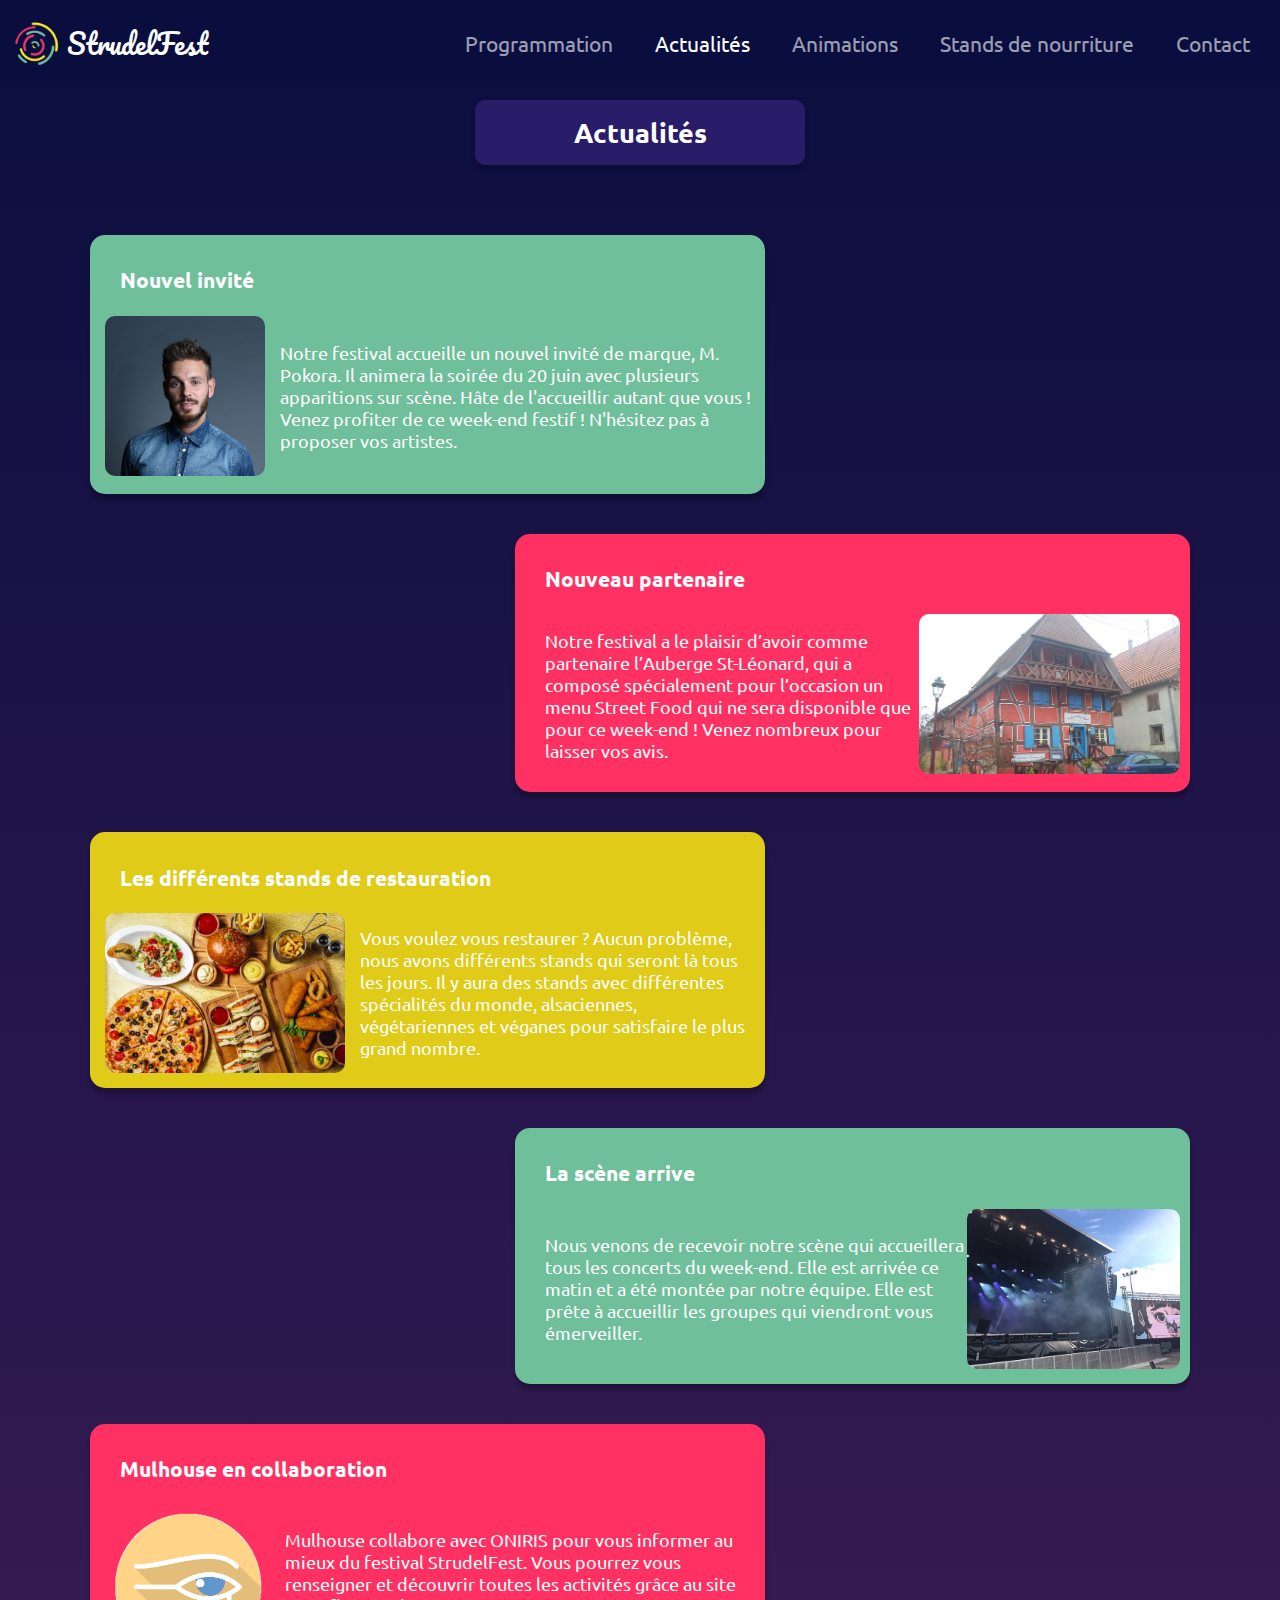
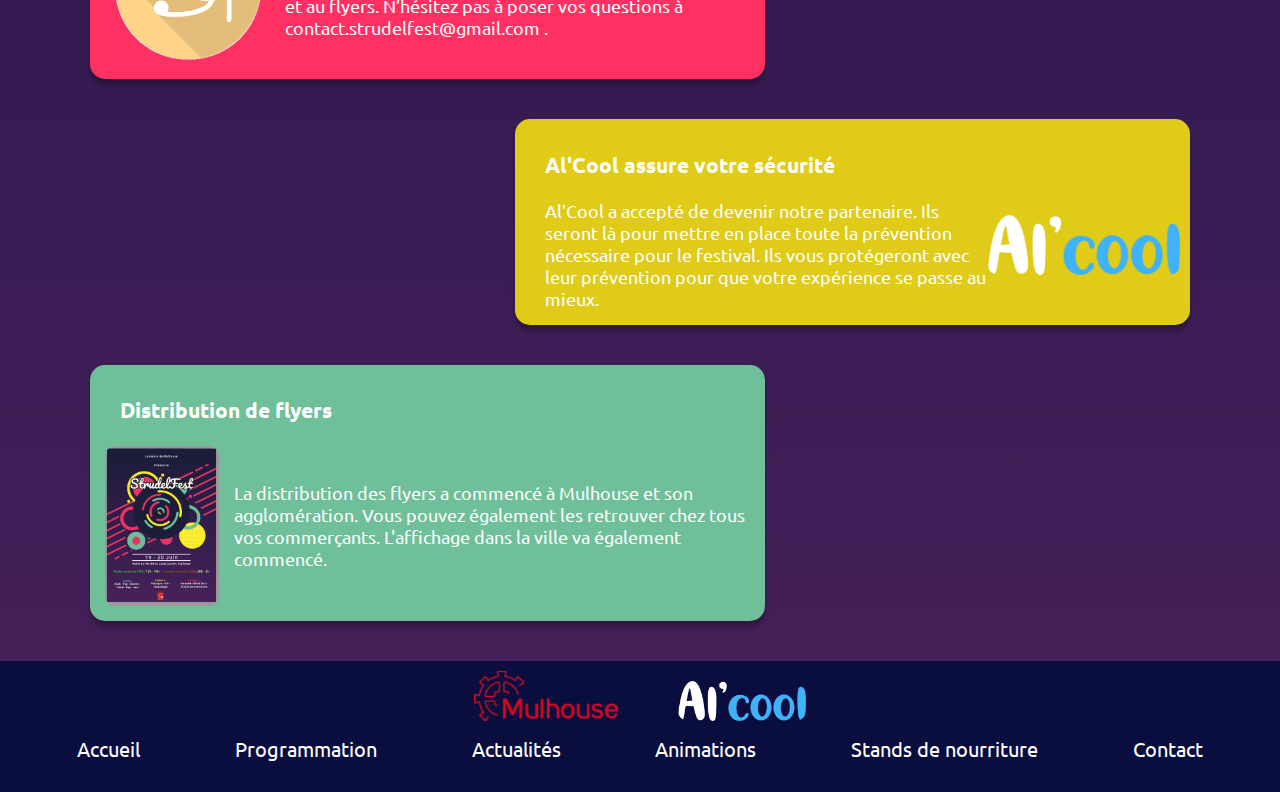
<file: actualités.html>
<!DOCTYPE html>
<html lang="fr">

<head>
    <meta charset="UTF-8">
    <meta http-equiv="X-UA-Compatible" content="IE=edge">
    <meta name="viewport" content="width=device-width, initial-scale=1.0">
    <title>StrudelFest : Actualités</title>
    <link rel="stylesheet" href="styles/style.css">
    <link rel="stylesheet" href="styles/styles_actualité.css">
    <link href="https://fonts.googleapis.com/css2?family=Ubuntu:wght@300&display=swap" rel="stylesheet">
    <link rel="preconnect" href="https://fonts.gstatic.com">
    <link href="https://fonts.googleapis.com/css2?family=Pacifico&display=swap" rel="stylesheet">
    <link rel="icon" type="image/png" sizes="16x16" href="img/Logo_Transparent.png">
</head>

<body>
    <!---------->
    <!--Header-->
    <!---------->
    <header>
        <div class=logo>
            <a href="index.html"><img class=imgLogo src="img/Logo_Transparent.png"></a>
            StrudelFest
        </div>
        <div class=menu>
            <a class="secondaire" href="programmation.html">Programmation</a>
            <a class=principale href="actualités.html">Actualités</a>
            <a class=secondaire href="animations.html">Animations</a>
            <a class=secondaire href="stands_nourriture.html">Stands de nourriture</a>
            <a class=secondaire href="contact.html">Contact</a>

        </div>
    </header>

    <!-------------->
    <!--Actualités-->
    <!-------------->
    <h2>
        Actualités
    </h2>
    <div class=groupe>
        <div class="cadre gauche vert">
            <h3>
                Nouvel invité
            </h3>
            <div class=contenu>
                <div class=photo>
                    <img src="img/M.-Pokora2.jpg">
                </div>
                <div class=texte>
                    Notre festival accueille un nouvel invité de marque, M. Pokora. Il animera la soirée du 20 juin avec
                    plusieurs apparitions sur scène. Hâte de l'accueillir autant que vous ! Venez profiter de ce
                    week-end
                    festif ! N'hésitez pas à proposer vos artistes.
                </div>
            </div>


        </div>
        <div class=flex>
            <div class="cadre doite rose">
                <h3>
                    Nouveau partenaire
                </h3>
                <div class=contenu>
                    <div class=texte>
                        Notre festival a le plaisir d’avoir comme partenaire l’Auberge St-Léonard, qui a composé
                        spécialement
                        pour
                        l’occasion un menu Street Food qui ne sera disponible que pour ce week-end ! Venez nombreux pour
                        laisser
                        vos avis.
                    </div>
                    <div class=photo>
                        <img src="img/auberge">
                    </div>
                </div>

            </div>
        </div>

        <div class="cadre gauche jaune">
            <h3>
                Les différents stands de restauration
            </h3>
            <div class=contenu>
                <img src="img/nourriture.jpg">
                <div class=texte>
                    Vous voulez vous restaurer ? Aucun problème, nous avons différents stands qui seront là tous les
                    jours.
                    Il y
                    aura des stands avec différentes spécialités du monde, alsaciennes, végétariennes et véganes pour
                    satisfaire
                    le plus grand nombre.
                </div>
            </div>


        </div>
        <div class=flex>
            <div class="cadre doite vert">
                <h3>
                    La scène arrive
                </h3>
                <div class=contenu>
                    <div class=texte>
                        Nous venons de recevoir notre scène qui accueillera tous les concerts du week-end. Elle est
                        arrivée
                        ce
                        matin et a été montée par notre équipe. Elle est prête à accueillir les groupes qui viendront
                        vous
                        émerveiller.
                    </div>
                    <img src="img/scène.jpg">
                </div>


            </div>
        </div>

        <div class="cadre gauche rose">
            <h3>
                Mulhouse en collaboration
            </h3>
            <div class=contenu>
                <img src="img/logo_détouré.png">
                <div class=texte>
                    Mulhouse collabore avec ONIRIS pour vous informer au mieux du festival StrudelFest. Vous pourrez
                    vous
                    renseigner et découvrir toutes les activités grâce au site et au flyers. N’hésitez pas à poser vos
                    questions à <a class=mail
                        href="mailto:contact.strudelfest@gmail.com">contact.strudelfest@gmail.com</a> .
                </div>
            </div>


        </div>
        <div class=flex>
            <div class="cadre doite jaune">
                <h3>
                    Al'Cool assure votre sécurité
                </h3>
                <div class=contenu>
                    <div class=texte>
                        Al’Cool a accepté de devenir notre partenaire. Ils seront là pour mettre en place toute la
                        prévention nécessaire pour le festival. Ils vous protégeront avec leur prévention pour que votre
                        expérience se passe au mieux.
                    </div>
                    <img class=alcool src="img/Alcool_logo_2.png">
                </div>


            </div>
        </div>
        <div class="cadre gauche vert">
            <h3>
                Distribution de flyers
            </h3>
            <div class=contenu>
                <img src="img/flyer">
                <div class=texte>
                    La distribution des flyers a commencé à Mulhouse et son agglomération. Vous pouvez également les retrouver chez tous vos commerçants. L'affichage dans la ville va également commencé.
                </div>
            </div>


        </div>
    </div>

    <footer>
        <div class=partenaire>
            <img class=logoPartenaire src="img/Logo_Mulhouse.png">
            <img class=logoPartenaire1 src="img/Alcool_logo_2.png">
        </div>
        <div class=menuFooter>
            <div class=liens>
                <a class=footerLien href="index.html">Accueil</a>
                <a class=footerLien href="programmation.html">Programmation</a>
                <a class=footerLien href="actualités.html">Actualités</a>
                <a class=footerLien href="animations.html">Animations</a>
                <a class=footerLien href="stands_nourriture.html">Stands de nourriture</a>
                <a class=footerLien href="contact.html">Contact</a>
            </div>
        </div>
    </footer>
</body>

</html>
</file>
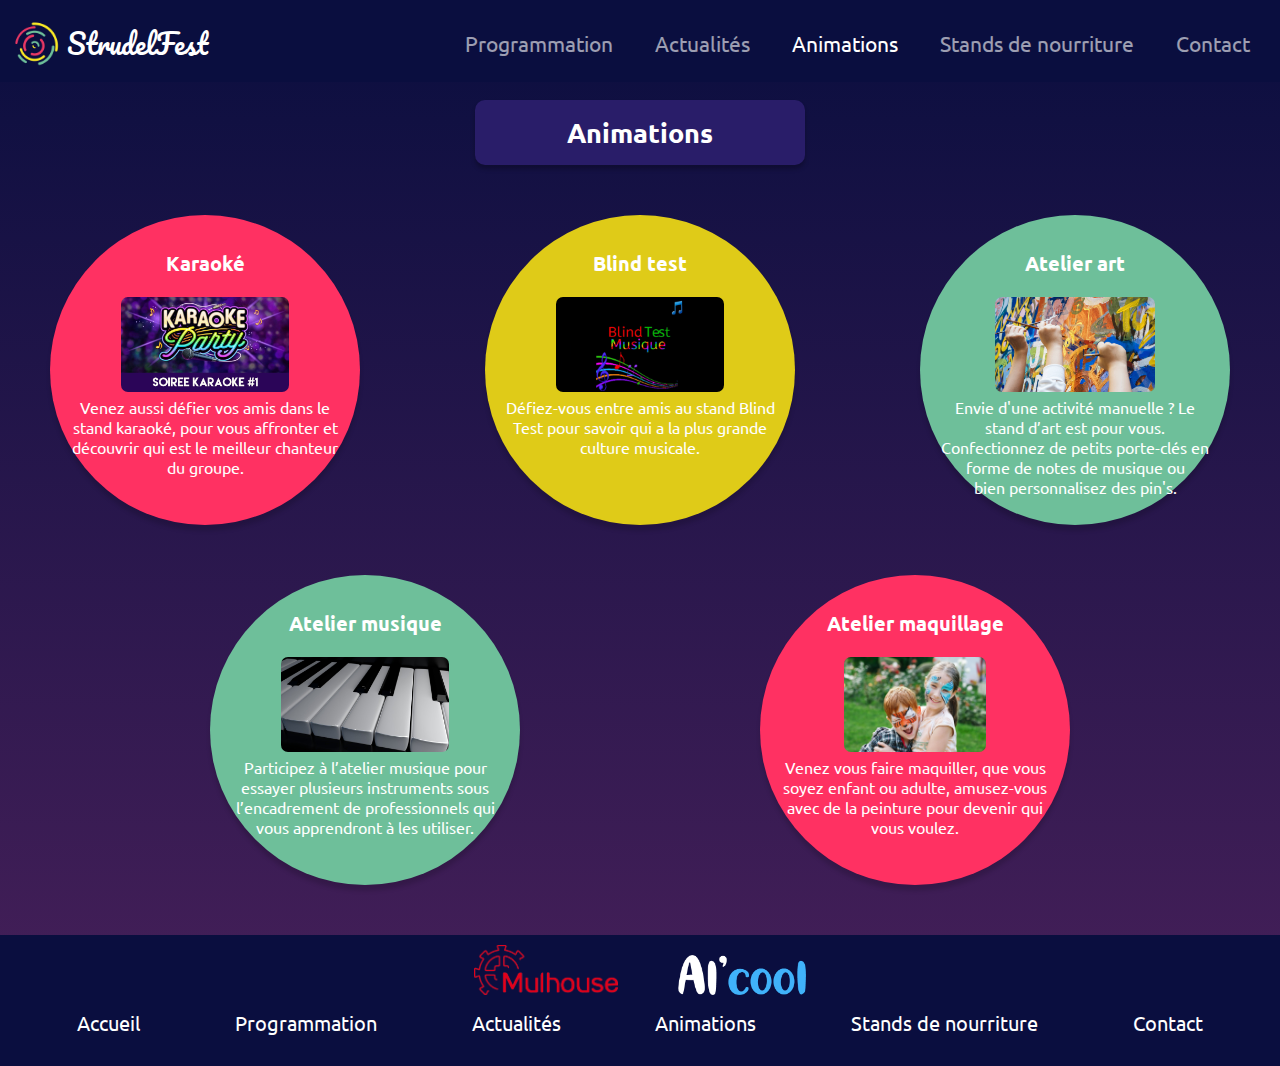
<file: animations.html>
<!DOCTYPE html>
<html lang="fr">

<head>
    <meta charset="UTF-8">
    <meta http-equiv="X-UA-Compatible" content="IE=edge">
    <meta name="viewport" content="width=device-width, initial-scale=1.0">
    <title>StrudelFest : Animations</title>
    <link rel="stylesheet" href="styles/style.css">
    <link rel="stylesheet" href="styles/style_animations.css">
    <link rel="preconnect" href="https://fonts.gstatic.com">
    <link href="https://fonts.googleapis.com/css2?family=Ubuntu:wght@300&display=swap" rel="stylesheet">
    <link rel="preconnect" href="https://fonts.gstatic.com">
    <link href="https://fonts.googleapis.com/css2?family=Pacifico&display=swap" rel="stylesheet">
    <link rel="icon" type="image/png" sizes="16x16" href="img/Logo_Transparent.png">
</head>

<body>
    <!---------->
    <!--Header-->
    <!---------->
    <header>
        <div class=logo>
            <a href="index.html"><img class=imgLogo src="img/Logo_Transparent.png"></a>
            StrudelFest
        </div>
        <div class=menu>
            <a class=secondaire href="programmation.html">Programmation</a>
            <a class=secondaire href="actualités.html">Actualités</a>
            <a class=principale href="animations.html">Animations</a>
            <a class=secondaire href="stands_nourriture.html">Stands de nourriture</a>
            <a class=secondaire href="contact.html">Contact</a>

        </div>
    </header>

    <!-------------->
    <!--Animations-->
    <!-------------->
    <h2>
        Animations
    </h2>

    <div class=groupe1>
        <div class="rond rose">
            <div class=contenu>
                <h3>
                    Karaoké
                </h3>
                <div class=photo>
                    <img src="img/karaoke.jpg">
                </div>
                <div class=texte>
                    Venez aussi défier vos amis dans le stand karaoké, pour vous affronter et découvrir qui est le
                    meilleur
                    chanteur du groupe.
                </div>
            </div>

        </div>

        <div class="rond jaune">
            <div class=contenu>
                <h3>
                    Blind test
                </h3>
                <div class=photo>
                    <img src="img/Blindtest.png">
                </div>
                <div class=texte>
                    Défiez-vous entre amis au stand Blind Test pour savoir qui a la plus grande culture musicale.
                </div>
            </div>

        </div>

        <div class="rond vert">
            <div class=contenu>
                <h3>
                    Atelier art
                </h3>
                <div class=photo>
                    <img src="img/art.jpg">
                </div>
                <div class=texte>
                    Envie d'une activité manuelle ? Le stand d’art est pour vous. Confectionnez de
                    petits porte-clés en forme de notes de musique ou <br>bien personnalisez des pin's.
                </div>
            </div>

        </div>
    </div>

    <div class=groupe2>
        <div class="rond vert">
            <div class=contenu>
                <h3>
                    Atelier musique
                </h3>
                <div class=photo>
                    <img src="img/piano.jpg">
                </div>
                <div class=texte>
                    Participez à l’atelier musique pour essayer plusieurs instruments sous l’encadrement de
                    professionnels
                    qui vous apprendront à les utiliser.
                </div>
            </div>

        </div>

        <div class="rond rose">
            <div class=contenu>
                <h3>
                    Atelier maquillage
                </h3>
                <div class=photo>
                    <img src="img/maquillage.jpg">
                </div>
                <div class=texte>
                    Venez vous faire maquiller, que vous soyez enfant ou adulte, amusez-vous avec de la peinture pour
                    devenir
                    qui vous voulez.
                </div>
            </div>

        </div>
    </div>
    <footer>
        <div class=partenaire>
            <img class=logoPartenaire src="img/Logo_Mulhouse.png">
            <img class=logoPartenaire1 src="img/Alcool_logo_2.png">
        </div>
        <div class=liensFooter>
            <div class=liens>

                <a class=footerLien href="index.html">Accueil</a>
                <a class=footerLien href="programmation.html">Programmation</a>
                <a class=footerLien href="actualités.html">Actualités</a>
                <a class=footerLien href="animations.html">Animations</a>
                <a class=footerLien href="stands_nourriture.html">Stands de nourriture</a>
                <a class=footerLien href="contact.html">Contact</a>
            </div>
        </div>
    </footer>
</body>

</html>
</file>
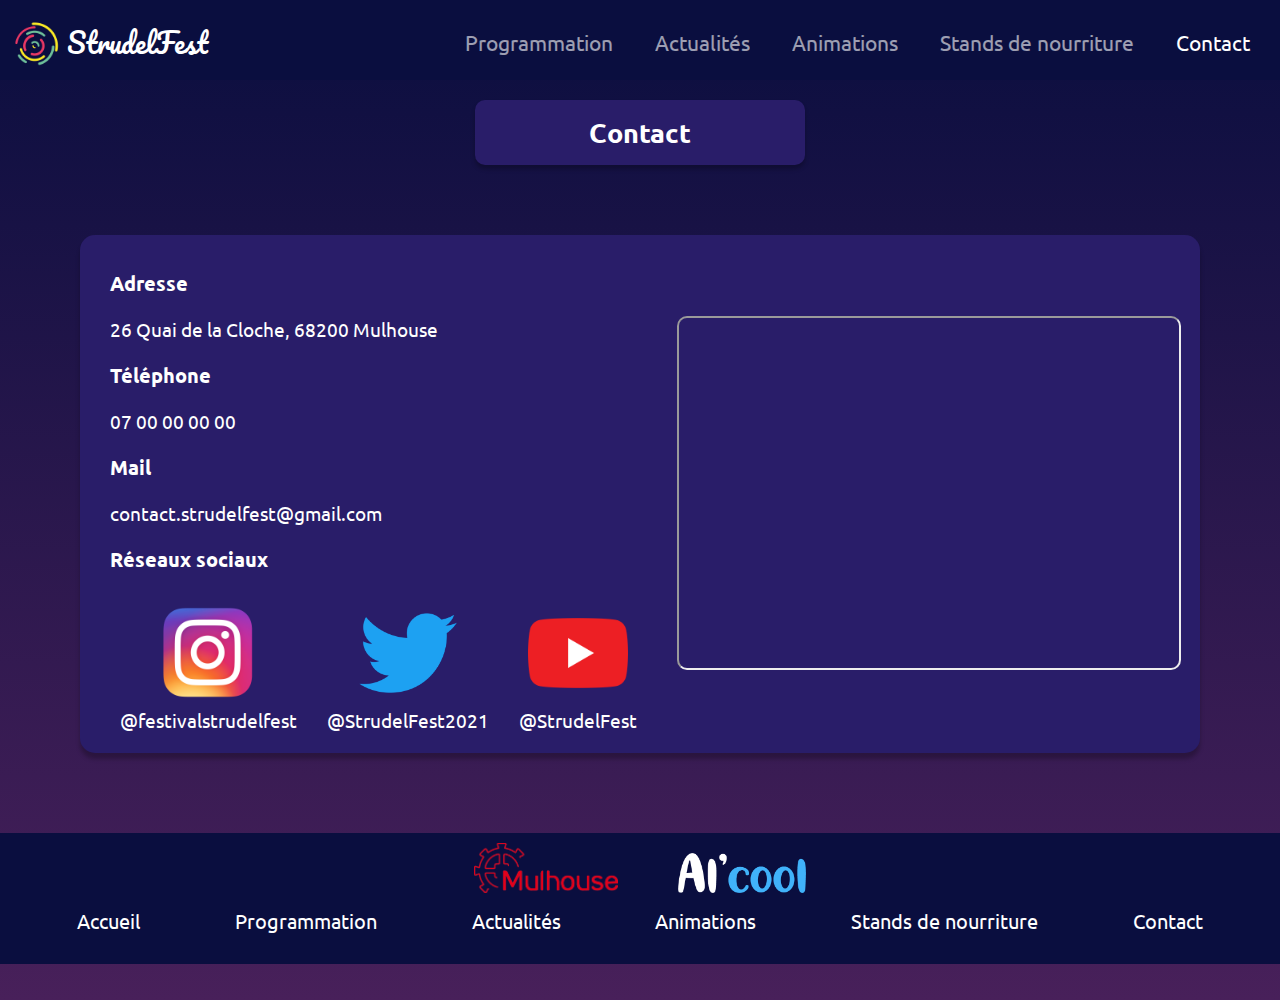
<file: contact.html>
<!DOCTYPE html>
<html lang="fr">

<head>
    <meta charset="UTF-8">
    <meta http-equiv="X-UA-Compatible" content="IE=edge">
    <meta name="viewport" content="width=device-width, initial-scale=1.0">
    <title>StrudelFest : Contact</title>
    <link rel="stylesheet" href="styles/style.css">
    <link href="https://fonts.googleapis.com/css2?family=Ubuntu:wght@300&display=swap" rel="stylesheet">
    <link rel="preconnect" href="https://fonts.gstatic.com">
    <link href="https://fonts.googleapis.com/css2?family=Pacifico&display=swap" rel="stylesheet">
    <link rel="stylesheet" href="styles/style_contact.css">
    <link rel="icon" type="image/png" sizes="16x16" href="img/Logo_Transparent.png">
</head>

<body>
    <!---------->
    <!--Header-->
    <!---------->
    <header>
        <div class=logo>
            <a href="index.html"><img class=imgLogo src="img/Logo_Transparent.png"></a>
            StrudelFest
        </div>
        <div class=menu>
            <a class=secondaire href="programmation.html">Programmation</a>
            <a class=secondaire href="actualités.html">Actualités</a>
            <a class=secondaire href="animations.html">Animations</a>
            <a class=secondaire href="stands_nourriture.html">Stands de nourriture</a>
            <a class=principale href="contact.html">Contact</a>

        </div>
    </header>
    </header>
    <h2>
        Contact
    </h2>
    <div class=groupe>

        <div class=coordonnées>
            <h3>
                Adresse
            </h3>
            <div class=texte>
                26 Quai de la Cloche, 68200 Mulhouse
            </div>
            <h3>
                Téléphone
            </h3>
            <div class=texte>
                07 00 00 00 00
            </div>
            <h3>
                Mail
            </h3>
            <div class=texte>
                contact.strudelfest@gmail.com
            </div>
            <h3>
                Réseaux sociaux
            </h3>
            <div class=réseaux>
                <div class=insta>
                    <a href="https://www.instagram.com/festivalstrudelfest/"><img class=logoReseau
                            src="img/logo_insta.png"></a>
                    <div class=identifiant>
                        @festivalstrudelfest
                    </div>
                </div>
                <div class=twitter>
                    <a href="https://twitter.com/StrudelFest2021"><img class=logo1 src="img/logo_twitter.png"></a>
                    <div class=identifiant>
                        @StrudelFest2021
                    </div>
                </div>
                <div class=youtube>
                    <a href="https://www.youtube.com/channel/UCGWEFrkKt5Cgzy21A0B6WLg"><img class=logoReseau
                            src="img/logo youtube.png"></a>
                    <div class=identifiant>
                        @StrudelFest
                    </div>
                </div>
            </div>
        </div>
        <div class=carte>
            <iframe
                src="https://www.google.com/maps/embed?pb=!1m18!1m12!1m3!1d2682.5284026084455!2d7.326580215513536!3d47.75180427919458!2m3!1f0!2f0!3f0!3m2!1i1024!2i768!4f13.1!3m3!1m2!1s0x47919b6ddd6fdb9d%3A0xfe363154d291c8bb!2s26%20Quai%20de%20la%20Cloche%2C%2068100%20Mulhouse!5e0!3m2!1sfr!2sfr!4v1623329849922!5m2!1sfr!2sfr"
                width="500" height="350" style="border-radius:10px;" allowfullscreen="" loading="lazy"></iframe>
        </div>
    </div>
    <footer>
        <div class=partenaire>
            <img class=logoPartenaire src="img/Logo_Mulhouse.png">
            <img class=logoPartenaire1 src="img/Alcool_logo_2.png">
        </div>
        <div class=liensFooter>
            <div class=liens>

                <a class=footerLien href="index.html">Accueil</a>
                <a class=footerLien href="programmation.html">Programmation</a>
                <a class=footerLien href="actualités.html">Actualités</a>
                <a class=footerLien href="animations.html">Animations</a>
                <a class=footerLien href="stands_nourriture.html">Stands de nourriture</a>
                <a class=footerLien href="contact.html">Contact</a>
            </div>
        </div>
    </footer>
</body>

</html>
</file>
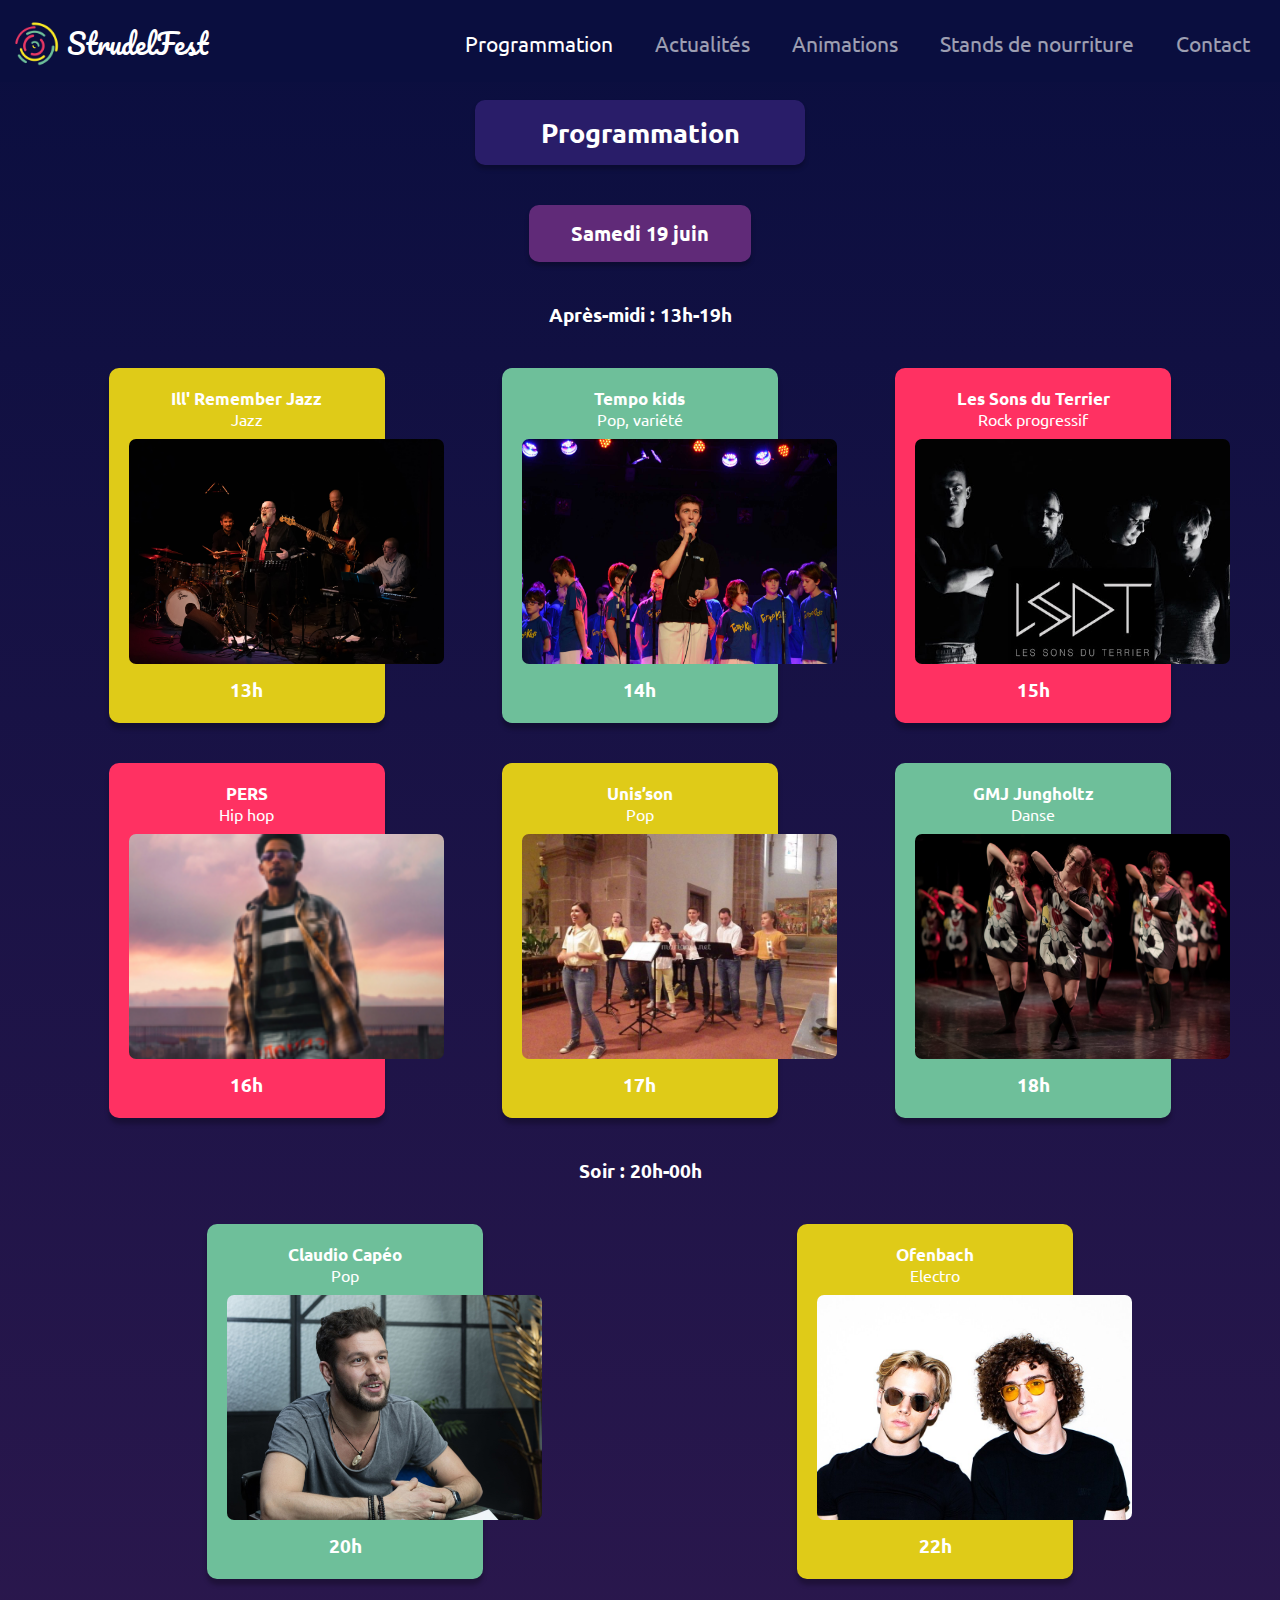
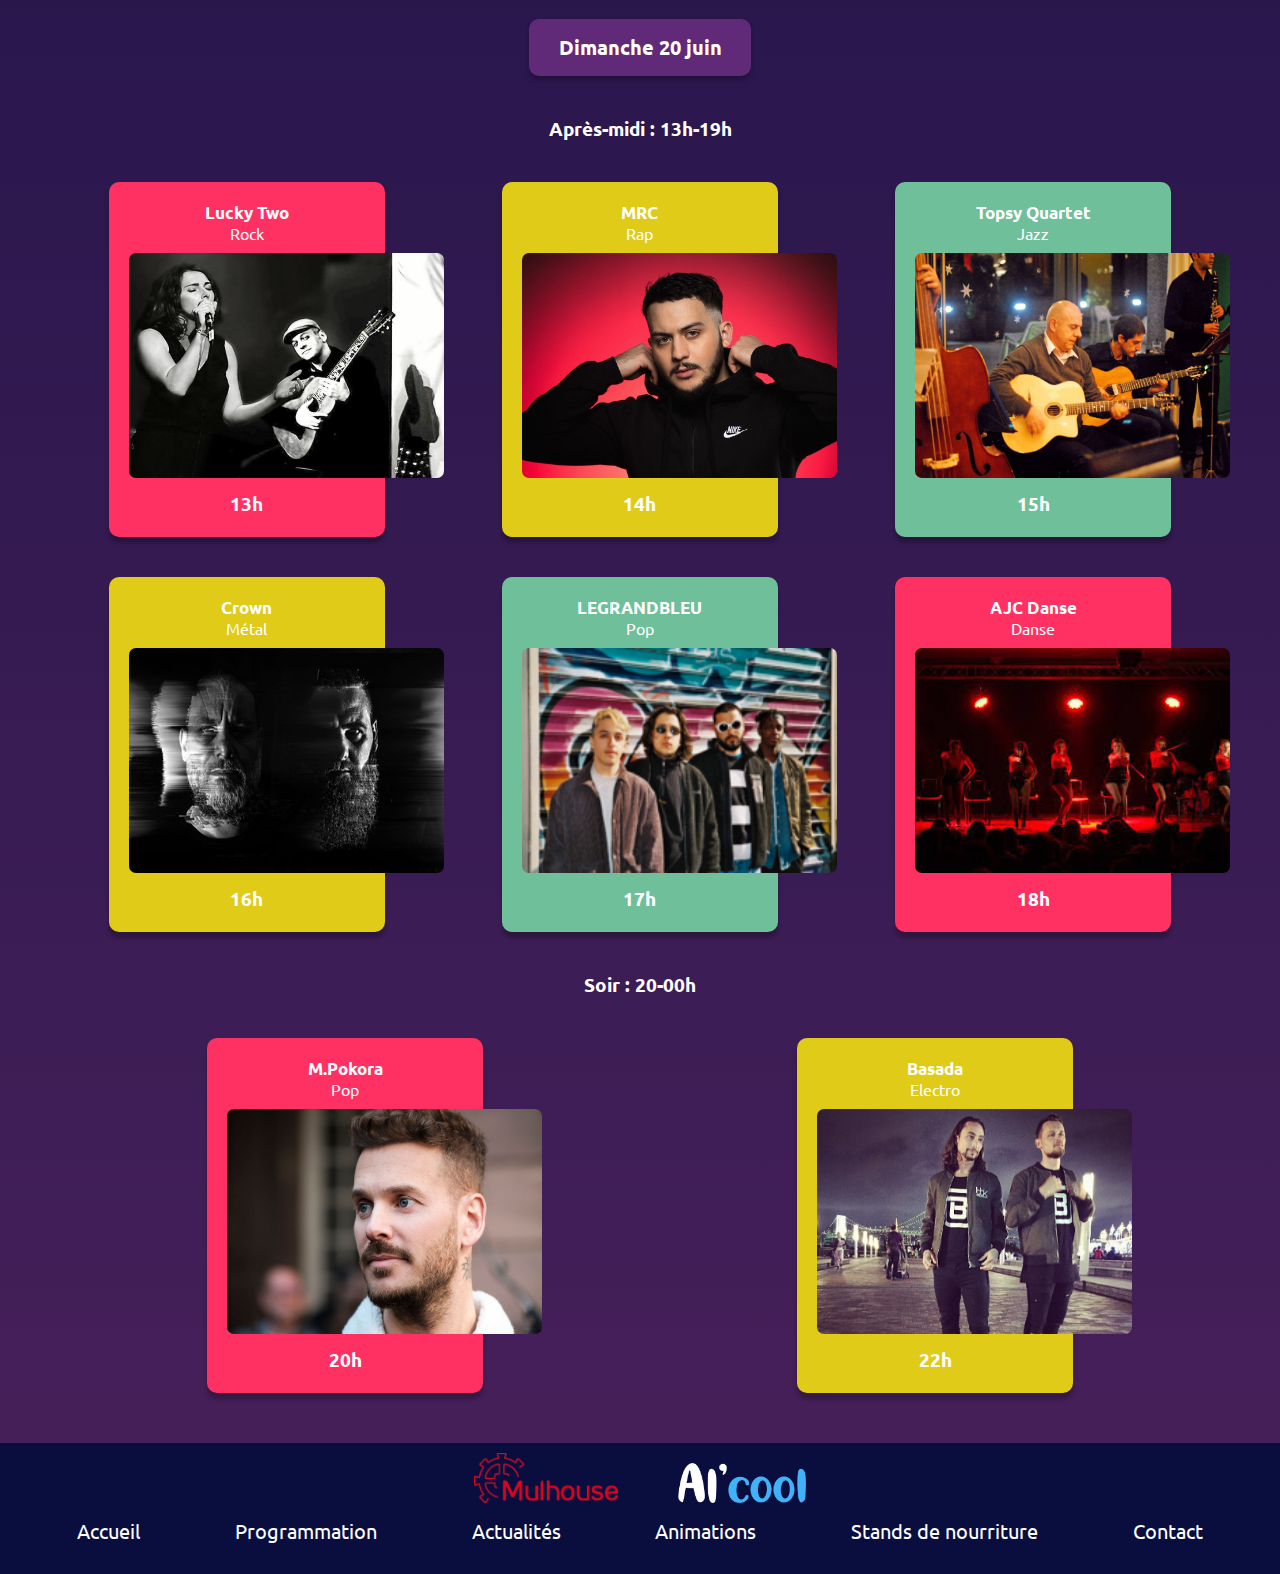
<file: programmation.html>
<!DOCTYPE html>
<html lang="fr">

<head>
    <meta charset="UTF-8">
    <meta http-equiv="X-UA-Compatible" content="IE=edge">
    <meta name="viewport" content="width=device-width, initial-scale=1.0">
    <title>StrudelFest : Programmation</title>
    <link rel="stylesheet" href="styles/style.css">
    <link rel="stylesheet" href="styles/style_programmation.css">
    <link href="https://fonts.googleapis.com/css2?family=Ubuntu:wght@300&display=swap" rel="stylesheet">
    <link rel="preconnect" href="https://fonts.gstatic.com">
    <link href="https://fonts.googleapis.com/css2?family=Pacifico&display=swap" rel="stylesheet">
    <link rel="icon" type="image/png" sizes="16x16" href="img/Logo_Transparent.png">
</head>

<body>
    <!---------->
    <!--Header-->
    <!---------->
    <header>
        <div class=logo>
            <a href="index.html"><img class=imgLogo src="img/Logo_Transparent.png"></a>
            StrudelFest
        </div>
        <div class=menu>
            <a class=principale href="programmation.html">Programmation</a>
            <a class=secondaire href="actualités.html">Actualités</a>
            <a class=secondaire href="animations.html">Animations</a>
            <a class=secondaire href="stands_nourriture.html">Stands de nourriture</a>
            <a class=secondaire href="contact.html">Contact</a>

        </div>
    </header>

    <!-------------------------------->
    <!--Programmation du StrudelFest-->
    <!-------------------------------->

    <h2 class=programmation>
        Programmation
    </h2>

    <!--Samedi-->
    <h3 class=jour>
        Samedi 19 juin
    </h3>
    <h4 class=moment>
        Après-midi : 13h-19h
    </h4>

    <div class=groupe>
        <div class="artiste jaune">
            <div class=nom>
                Ill' Remember Jazz
            </div>
            <div class=style>
                Jazz
            </div>
            <div class=photo>
                <img class=image src="img/groupe1jazz.jpg">
            </div>
            <div class=heure>
                13h
            </div>
        </div>

        <div class="artiste vert">
            <div class=nom>
                Tempo kids
            </div>
            <div class=style>
                Pop, variété
            </div>
            <div class=photo>
                <img class=image src="img/tempokids.jpg">
            </div>
            <div class=heure>
                14h
            </div>
        </div>

        <div class="artiste rose">
            <div class=nom>
                Les Sons du Terrier
            </div>
            <div class=style>
                Rock progressif
            </div>
            <div class=photo>
                <img class=image src="img/lesSonsDesTerriers.jpg">
            </div>
            <div class=heure>
                15h
            </div>
        </div>
    </div>
    <div class=groupe>
        <div class="artiste rose">
            <div class=nom>
                PERS
            </div>
            <div class=style>
                Hip hop
            </div>
            <div class=photo>
                <img class=image src="img/pers.jpg">
            </div>
            <div class=heure>
                16h
            </div>
        </div>

        <div class="artiste jaune">
            <div class=nom>
                Unis’son
            </div>
            <div class=style>
                Pop
            </div>
            <div class=photo>
                <img class="image unisson" src="img/unis'son.jpg">
            </div>
            <div class=heure>
                17h
            </div>
        </div>

        <div class="artiste vert">
            <div class=nom>
                GMJ Jungholtz
            </div>
            <div class=style>
                Danse
            </div>
            <div class=photo>
                <img class=image src="img/gmj.jpg">
            </div>
            <div class=heure>
                18h
            </div>
        </div>
    </div>



    <h4 class=moment>
        Soir : 20h-00h
    </h4>
    <div class="groupe">
        <div class="artiste vert">
            <div class=nom>
                Claudio Capéo
            </div>
            <div class=style>
                Pop
            </div>
            <div class=photo>
                <img class=image src="img/claudio_capeo.jpg">
            </div>
            <div class=heure>
                20h
            </div>
        </div>

        <div class="artiste jaune">
            <div class=nom>
                Ofenbach
            </div>
            <div class=style>
                Electro
            </div>
            <div class=photo>
                <img class=image src="img/ofenbach.jpg">
            </div>
            <div class=heure>
                22h
            </div>
        </div>
    </div>


    <!--Dimanche-->

    <h3 class=jour>
        Dimanche 20 juin
    </h3>
    <h4 class=moment>
        Après-midi : 13h-19h
    </h4>

    <div class=groupe>
        <div class="artiste rose">
            <div class=nom>
                Lucky Two
            </div>
            <div class=style>
                Rock
            </div>
            <div class=photo>
                <img class=image src="img/lucky_two.jpg">
            </div>
            <div class=heure>
                13h
            </div>
        </div>

        <div class="artiste jaune">
            <div class=nom>
                MRC
            </div>
            <div class=style>
                Rap
            </div>
            <div class=photo>
                <img class=image src="img/mrc.jpeg">
            </div>
            <div class=heure>
                14h
            </div>
        </div>

        <div class="artiste vert">
            <div class=nom>
                Topsy Quartet
            </div>
            <div class=style>
                Jazz
            </div>
            <div class=photo>
                <img class=image src="img/topsy.jpg">
            </div>
            <div class=heure>
                15h
            </div>
        </div>
    </div>

    <div class=groupe>
        <div class="artiste jaune">
            <div class=nom>
                Crown
            </div>
            <div class=style>
                Métal
            </div>
            <div class=photo>
                <img class=image src="img/crown.jpg">
            </div>
            <div class=heure>
                16h
            </div>
        </div>

        <div class="artiste vert">
            <div class=nom>
                LEGRANDBLEU
            </div>
            <div class=style>
                Pop
            </div>
            <div class=photo>
                <img class=image src="img/grandbleu.jpg">
            </div>
            <div class=heure>
                17h
            </div>
        </div>

        <div class="artiste rose">
            <div class=nom>
                AJC Danse
            </div>
            <div class=style>
                Danse
            </div>
            <div class=photo>
                <img class=image src="img/ajc.jpg">
            </div>
            <div class=heure>
                18h
            </div>
        </div>
    </div>



    <h4 class=moment>
        Soir : 20-00h
    </h4>

    <div class="groupe bas">
        <div class="artiste rose">
            <div class=nom>
                M.Pokora
            </div>
            <div class=style>
                Pop
            </div>
            <div class=photo>
                <img class=image src="img/m pokora.jpg">
            </div>
            <div class=heure>
                20h
            </div>
        </div>
        <div class="artiste jaune">
            <div class=nom>
                Basada
            </div>
            <div class=style>
                Electro
            </div>
            <div class=photo>
                <img class=image src="img/basada.png">
            </div>
            <div class=heure>
                22h
            </div>
        </div>
    </div>
    <footer>
        <div class=partenaire>
            <img class=logoPartenaire src="img/Logo_Mulhouse.png">
            <img class=logoPartenaire1 src="img/Alcool_logo_2.png">
        </div>
        <div class=liensFooter>
            <div class=liens>

                <a class=footerLien href="index.html">Accueil</a>
                <a class=footerLien href="programmation.html">Programmation</a>
                <a class=footerLien href="actualités.html">Actualités</a>
                <a class=footerLien href="animations.html">Animations</a>
                <a class=footerLien href="stands_nourriture.html">Stands de nourriture</a>
                <a class=footerLien href="contact.html">Contact</a>
            </div>
        </div>
    </footer>
</body>

</html>
</file>
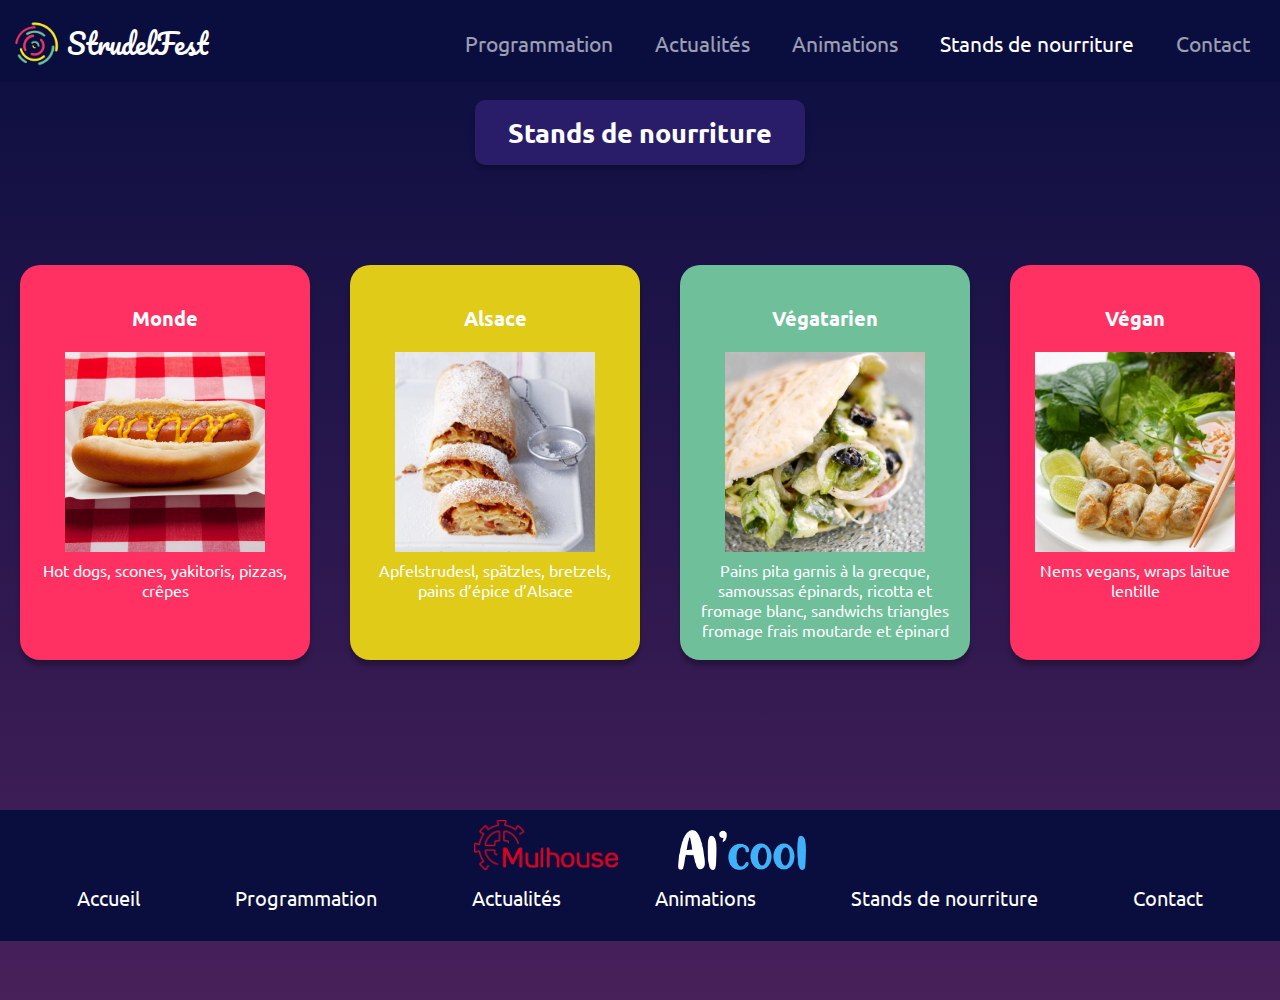
<file: stands_nourriture.html>
<!DOCTYPE html>
<html lang="dr">

<head>
    <meta charset="UTF-8">
    <meta http-equiv="X-UA-Compatible" content="IE=edge">
    <meta name="viewport" content="width=device-width, initial-scale=1.0">
    <title>StrudelFest : Stands de nourriture</title>
    <link rel="stylesheet" href="styles/style.css">
    <link rel="stylesheet" href="styles/style_stands_nourriture.css">
    <link href="https://fonts.googleapis.com/css2?family=Ubuntu:wght@300&display=swap" rel="stylesheet">
    <link rel="preconnect" href="https://fonts.gstatic.com">
    <link href="https://fonts.googleapis.com/css2?family=Pacifico&display=swap" rel="stylesheet">
    <link rel="icon" type="image/png" sizes="16x16" href="img/Logo_Transparent.png">
</head>

<body>

    <!---------->
    <!--Header-->
    <!---------->
    <header>
        <div class=logo>
            <a href="index.html"><img class=imgLogo src="img/Logo_Transparent.png"></a>
            StrudelFest
        </div>
        <div class=menu>
            <a class=secondaire href="programmation.html">Programmation</a>
            <a class=secondaire href="actualités.html">Actualités</a>
            <a class=secondaire href="animations.html">Animations</a>
            <a class=principale href="stands_nourriture.html">Stands de nourriture</a>
            <a class=secondaire href="contact.html">Contact</a>

        </div>
    </header>
    <h2>
        Stands de nourriture
    </h2>

    <div class=groupe>
        <div class="stand rose">
            <div class=contenu>
                <h3>
                    Monde
                </h3>
                <div class=image>
                    <img class=photo src="img/hot-dog.jpg">
                </div>
                <div class=texte>
                    Hot dogs, scones, yakitoris, pizzas, crêpes

                </div>
            </div>

        </div>

        <div class="stand jaune">
            <div class=contenu>
                <h3>
                    Alsace
                </h3>
                <div class=image>
                    <img class=photo src="img/apfelstrudel.jpg">
                </div>
                <div class=texte>
                    Apfelstrudesl, spätzles, bretzels, pains d’épice d’Alsace

                </div>
            </div>

        </div>

        <div class="stand vert">
            <div class=contenu>
                <h3>
                    Végatarien
                </h3>
                <div class=image>
                    <img class=photo src="img/pains_pita.jpg">
                </div>
                <div class=texte>
                    Pains pita garnis à la grecque, samoussas épinards, ricotta et fromage blanc, sandwichs triangles
                    fromage frais moutarde et épinard
                </div>
            </div>

        </div>
        <div class="stand rose">
            <div class=contenu>
                <h3>
                    Végan
                </h3>
                <div class=image>
                    <img class=photo src="img/nems.jpeg">
                </div>
                <div class=texte>
                    Nems vegans, wraps laitue lentille
                </div>
            </div>

        </div>
    </div>
    <footer>
        <div class=partenaire>
            <img class=logoPartenaire src="img/Logo_Mulhouse.png">
            <img class=logoPartenaire1 src="img/Alcool_logo_2.png">
        </div>
        <div class=liensFooter>
            <div class=liens>

                <a class=footerLien href="index.html">Accueil</a>
                <a class=footerLien href="programmation.html">Programmation</a>
                <a class=footerLien href="actualités.html">Actualités</a>
                <a class=footerLien href="animations.html">Animations</a>
                <a class=footerLien href="stands_nourriture.html">Stands de nourriture</a>
                <a class=footerLien href="contact.html">Contact</a>
            </div>
        </div>
    </footer>
</body>

</html>
</file>
<file: styles/style.css>
body{
    font-family: 'Ubuntu', sans-serif;
    color: white;
    margin: 0px;
    /*background:linear-gradient(#0A0E3F,#48205A);*/
    /*background:linear-gradient(#1d1b3d calc(50vh - 275px),#49225c calc(50vh + 275px));*/
    background-repeat: no-repeat;
}
body::-webkit-scrollbar{
    width: 10px;
}
body::-webkit-scrollbar-track{
    background-color: #0A0E3F;
}
body::-webkit-scrollbar-thumb{
    background-color: rgb(214, 212, 212);
    opacity: 60%;
    border-radius: 10px;
}
/*Header*/
h1{
    font-family:'Pacifico', cursive;
}
header{
    font-size: 16pt;
    display: flex;
    justify-content: space-between;
    align-items: center;
    padding-left: 10px;
    padding-right: 30px;
    padding-top: 5px;
    background-color: #0A0E3F;
    position: fixed;
    left: 0;
    top: 0;
    right: 0;
}
.logo{
    font-family:'Pacifico', cursive;
    font-size: 20pt;
    display: flex;
    justify-content: center;
    align-items:center;
}
.imgLogo{
    margin-top: 15px;
    padding-right: 7px;
    max-height: 50px;
}
.menu{
    display: flex;
    gap: 42px;
}
a{
    text-decoration: none;
    color: white;
}
.secondaire{
    color: #FFFFFF;
    opacity: 60%;
}
.secondaire:hover {
    color: white;
    opacity: 100%;
}
/*Contenu body*/
h2{
    margin-top: 80px;
    display: flex;
    justify-content: center;
    font-size: 20pt;
    background: #291D69;
    box-shadow: 0px 4px 4px rgba(0, 0, 0, 0.25);
    border-radius: 10px;
    padding: 15px;
    width:300px;
    margin: auto;
    margin-top: 100px;
}


h3{
    font-size: 15pt;
}
.jaune{
    background: #dfcb18;
}
.rose{
    background: #FF3162;
}
.vert{
    background: #6EBF9A;
}

/*Footer*/
footer{
    background-color: #0A0E3F;
    padding:30px;
    padding-top: 10px;
}
.partenaire{
    display: flex;
    justify-content: center;
}
.logoPartenaire{
    max-height: 50px;
}
.logoPartenaire1{
    max-height:40px ;
    margin-left: 60px;
    margin-top: 10px;
}
.liens{
    margin-top: 15px;
    font-size: 15pt;
    display: flex;
    justify-content: space-around;
}
.footerLien:hover{
    text-decoration: underline;
}
</file>
<file: styles/styles_actualité.css>
body{
    background:linear-gradient(#0A0E3F,#48205A);
    
}
.cadre{
    padding:10px;
    padding-left: 15px;
    padding-bottom: 15px;
    margin-bottom: 40px;
    box-shadow: 0px 6px 4px rgba(0, 0, 0, 0.25);
    max-width: 650px;
}
.gauche{
    border-radius: 15px;
    margin-left: 90px;
}
.doite{
    border-radius: 15px;
}
.flex{
    display: flex;
    justify-content: flex-end;
    margin-right: 90px;
}
.groupe{
    margin-top: 70px;
}
.texte{
    margin-left: 15px;
    font-size: large;
}
h3{
    margin-left: 15px;
    font-size: 16pt;
}
img{
    max-height: 160px;
    border-radius: 10px;
}
.contenu{
    display: flex;
    align-items: center;
}
.alcool{
    max-height: 60px;
    margin-bottom: 20px;
}

.mail:hover{
    font-weight: bolder;
    color: #48205A;
}
</file>
<file: styles/style_animations.css>
body{
    min-height: 100vh;
    background:linear-gradient(#0A0E3F,#48205A);
}
/*.image{
    border-radius: 1000px;
}*/
img{
    max-height: 95px;
    overflow: hidden;
    border-radius: 7px;
}
.photo{
    display: flex;
    justify-content: center;
    margin: 5px;
}
.rond{
    height: 20%;
}
.rond{
    width: 280px;
    height: 280px;
    padding: 15px;
    display: flex;
    justify-content: center;
    align-items: flex-start;
    border-radius: 100%;
    box-shadow: 0px 6px 4px rgba(0, 0, 0, 0.15);
}
h3{
    text-align: center;
}
.texte{
    text-align: center;
}
.groupe1{
    display: flex;
    justify-content: space-between;
    margin-top: 50px;
    margin-left: 50px;
    margin-right: 50px;
}
.groupe2{
    display: flex;
    justify-content: space-around;
    margin-top: 50px;
    margin-left: 90px;
    margin-right: 90px;
    margin-bottom: 50px;
}
</file>
<file: styles/style_contact.css>
body{
    background:linear-gradient(#0A0E3F,#48205A);
    background-repeat: no-repeat;
    min-height: 100vh;
}
.imgLogo{
    margin-bottom: 10px;
}
.groupe{
    margin-top: 70px;
    margin-left: 80px;
    margin-right: 80px;
    margin-bottom: 80px;
    background-color: #291D69;
    display: flex;
    justify-content: space-between;
    align-items: center;
    border-radius: 15px;
    box-shadow: 0px 6px 4px rgba(0, 0, 0, 0.25);
}
.coordonnées{
    margin-left: 30px;
    margin-top: 15px;
}
.texte{
    font-size: 14pt;
}
.carte{
    padding: 30px;
}
.logoReseau{
    max-height: 100px;
    margin-bottom: 5px;
}
.logo1{
    margin-top: 10px;
    max-height: 80px;
    margin-bottom: 15px;
}
.insta{
    text-align: center;
    margin: 10px;
}
.twitter{
    text-align: center;
    margin-left: 20px;
    margin-right: 20px;
}
.youtube{
    margin: 10px;
    text-align: center;
}
a{
    display: flex;
    justify-content: center;
}
.réseaux{
    display: flex;
    justify-content: space-around;
    align-items: center;
    margin-bottom: 10px;
}
.identifiant{
    font-size: 14pt;
}
</file>
<file: styles/style_programmation.css>
body{
    background:linear-gradient(#0A0E3F,#48205A);
}
.programmation{
    display: flex;
    justify-content: center;
    background: #291D69;
    box-shadow: 0px 4px 4px rgba(0, 0, 0, 0.25);
    border-radius: 10px;
    padding: 15px;
    width:300px;
    margin: auto;
    margin-top: 100px;
}
.jour{
    margin-left: 200px;
    width: 15%;
    display: flex;
    justify-content: center;
    align-items: center;
    background: #602A78;
    box-shadow: 0px 4px 4px rgba(0, 0, 0, 0.25);
    border-radius: 10px;
    padding: 15px;
    margin:auto;
    margin-top: 40px;
}
.moment{
    font-size: 14pt;
    margin-left: 200px;
    display: flex;
    justify-content: center;
    width: 17%;
    margin:auto;
    margin-top: 40px;
    font-weight: bold;
}
.artiste{
    max-width: 20%;
    padding: 20px;
    border-radius: 10px;
    box-shadow: 0px 6px 4px rgba(0, 0, 0, 0.25);
}
.groupe{
    margin-top: 40px;
    margin-left: 50px;
    margin-right: 50px;
    flex-wrap: wrap;
    display: flex;
    justify-content: space-around;
    align-items: center;
}
.nom{
    display: flex;
    justify-content: center;
    font-weight: bold;
    font-size: 13pt;
}
.style{
    display: flex;
    justify-content: center;
}
.heure{
    display: flex;
    justify-content: center;
    font-size: 14pt;
    font-weight: bold;
}
.image{
    height: 25vh;
    width: 35vh;
    margin-top: 10px;
    margin-bottom: 10px;
}
.bas{
    margin-bottom: 50px;
}
img{
    border-radius: 7px;
}
</file>
<file: styles/style_stands_nourriture.css>
body{
    min-height: 100vh;
    background:linear-gradient(#0A0E3F,#48205A);
}
.stand{
    min-height: 100px;
    max-width:250px;
    box-shadow: 0px 6px 4px rgba(0, 0, 0, 0.25);
    border-radius: 20px;
    padding: 20px;
    display: flex;
    align-items: flex-start;
    text-align: center;
    margin-bottom: 50px;
}
.groupe{
    display: flex;
    justify-content: space-around;
    gap: 40px;
    margin-top: 100px;
    margin-left: 20px;
    margin-right: 20px;
    margin-bottom: 100px;
}
.photo{
    max-height: 200px;
}
.texte{
    margin-top: 5px;
}
</file>
